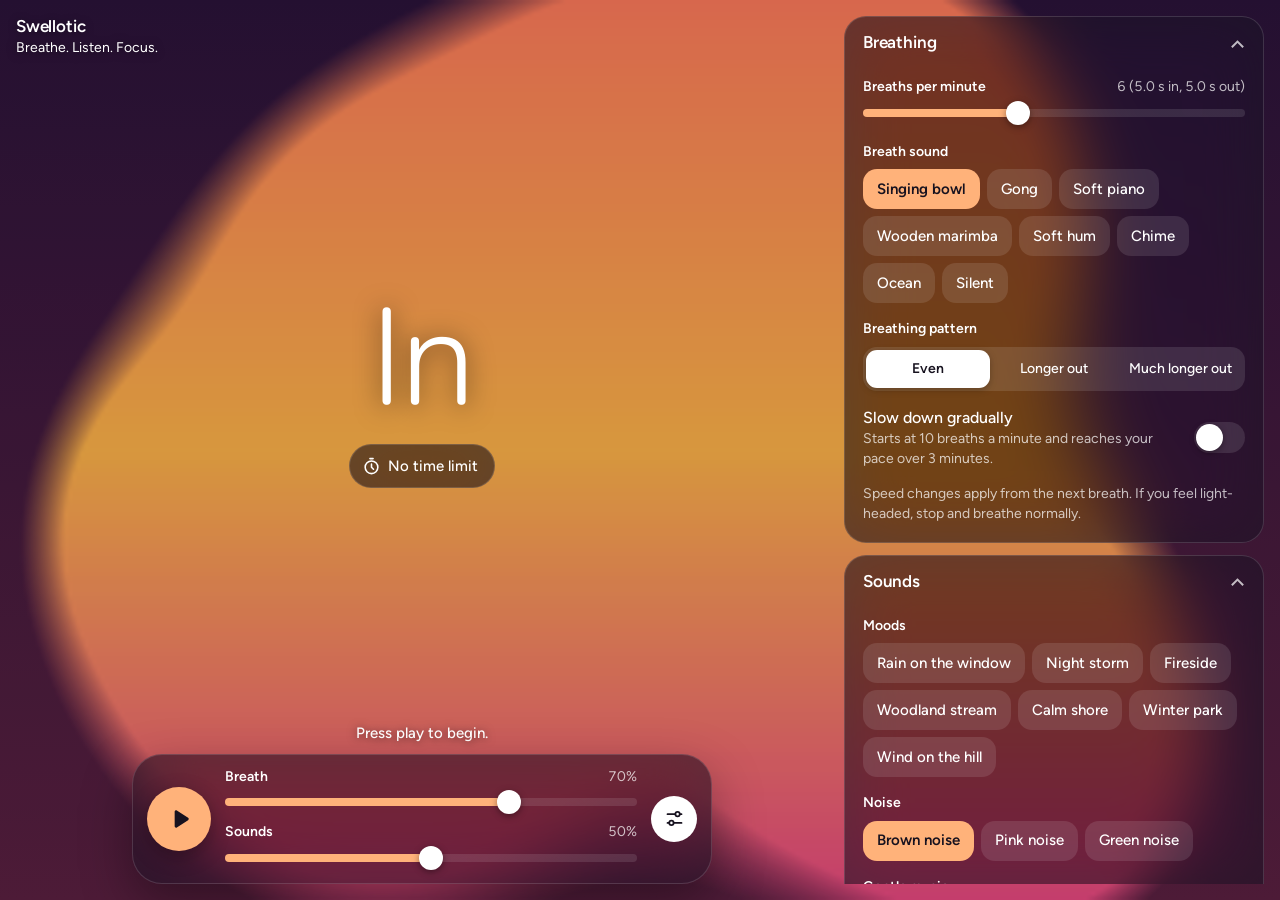
<file: index.html>
<!doctype html>
<html lang="en-GB">
<head>
<meta charset="utf-8">
<meta name="viewport" content="width=device-width, initial-scale=1, viewport-fit=cover">
<title>Swellotic</title>
<meta name="description" content="A breathing guide with music or ambient sound, with separate volumes for each.">
<meta name="theme-color" content="#15111d">
<meta name="mobile-web-app-capable" content="yes">
<meta name="apple-mobile-web-app-capable" content="yes">
<meta name="apple-mobile-web-app-title" content="Swellotic">
<meta name="apple-mobile-web-app-status-bar-style" content="black-translucent">
<!-- Once the iPhone app is on the App Store, add Apple's Smart App Banner here with its app ID from App Store Connect:
     <meta name="apple-itunes-app" content="app-id=0000000000"> -->
<link rel="manifest" href="manifest.webmanifest">
<link rel="icon" href="icons/icon.svg" type="image/svg+xml">
<link rel="icon" href="icons/icon-192.png" type="image/png" sizes="192x192">
<link rel="apple-touch-icon" href="icons/apple-touch-icon.png">
<link rel="stylesheet" href="styles.css">
</head>
<body class="launch">
<div class="splash" id="splash" aria-hidden="true">
  <div class="splash-mark">
    <svg class="splash-art" viewBox="0 0 160 100">
      <defs>
        <linearGradient id="splashSun" x1="0" y1="0" x2="0" y2="1"><stop offset="0" stop-color="#ffc58a"/><stop offset="1" stop-color="#ff7a59"/></linearGradient>
        <radialGradient id="splashGlow"><stop offset="0" stop-color="#ffb27a" stop-opacity=".5"/><stop offset="1" stop-color="#ffb27a" stop-opacity="0"/></radialGradient>
        <clipPath id="splashSea"><path d="M8 59C24 53 40 53 56 59S88 66 104 59 136 52 152 58L160 58V0H0V59Z"/></clipPath>
      </defs>
      <circle class="splash-glow" cx="80" cy="50" r="50" fill="url(#splashGlow)"/>
      <g clip-path="url(#splashSea)"><circle class="splash-sun" cx="80" cy="50" r="24" fill="url(#splashSun)"/></g>
      <path class="splash-wave" d="M8 59C24 53 40 53 56 59S88 66 104 59 136 52 152 58" stroke="#e8487e"/>
      <path class="splash-wave two" d="M20 70C34 65 48 65 62 70S90 76 104 70 128 65 140 69" stroke="#ffb347"/>
    </svg>
    <p class="splash-name"><span style="--i:0">S</span><span style="--i:1">w</span><span style="--i:2">e</span><span style="--i:3">l</span><span style="--i:4">l</span><span style="--i:5">o</span><span style="--i:6">t</span><span style="--i:7">i</span><span style="--i:8">c</span></p>
    <p class="splash-line"><span style="--i:0">Breathe.</span> <span style="--i:1">Listen.</span> <span style="--i:2">Focus.</span></p>
  </div>
</div>
<canvas id="tide" aria-hidden="true"></canvas>
<main class="app" id="app">
  <div class="stage">
    <div class="top"><div class="brand"><h1>Swellotic</h1><p class="tagline">Breathe. Listen. Focus.</p></div></div>
    <div class="phase">
      <span id="word">In</span>
      <button id="sessionBtn" class="session-btn glass" type="button" aria-haspopup="dialog" aria-controls="sessionSheet" aria-expanded="false">
        <svg viewBox="0 0 24 24" aria-hidden="true"><circle cx="12" cy="13" r="8"/><path d="M12 9v4l2.5 2.5M10 2h4"/></svg>
        <span class="sr">Session: </span><span id="sessionSum"></span>
      </button>
    </div>
    <div class="foot">
      <p id="status" role="status">Press play to begin.</p>
      <button id="resume" class="update glass" type="button" hidden>Sound paused. Tap to resume.</button>
      <button id="end" class="update glass" type="button" hidden>End session</button>
      <button id="update" class="update glass" type="button" hidden>A new version is ready. Tap to update.</button>
      <div class="now glass" id="nowPlaying" hidden>
        <p class="now-info"><span id="pieceTitle"></span><small><span id="pieceTime"></span><span id="pieceBy"></span></small></p>
        <button id="prevPiece" class="round" type="button" aria-label="Previous piece">
          <svg viewBox="0 0 24 24" aria-hidden="true"><path d="M6 5v14M18 6.5v11a1 1 0 0 1-1.5.9l-8.6-5.5a1 1 0 0 1 0-1.8l8.6-5.5a1 1 0 0 1 1.5.9z"/></svg>
        </button>
        <button id="nextPiece" class="round" type="button" aria-label="Next piece">
          <svg viewBox="0 0 24 24" aria-hidden="true"><path d="M18 5v14M6 6.5v11a1 1 0 0 0 1.5.9l8.6-5.5a1 1 0 0 0 0-1.8L7.5 5.6A1 1 0 0 0 6 6.5z"/></svg>
        </button>
        <button id="repeatOne" class="round" type="button" aria-pressed="false" aria-label="Repeat this piece">
          <svg viewBox="0 0 24 24" aria-hidden="true"><path d="M17 3l3 3-3 3M4 11V9.5A3.5 3.5 0 0 1 7.5 6H20M7 21l-3-3 3-3M20 13v1.5a3.5 3.5 0 0 1-3.5 3.5H4"/><text x="12" y="14.6" font-size="7.5" font-weight="700" text-anchor="middle" fill="currentColor" stroke="none">1</text></svg>
        </button>
      </div>
      <div class="bar glass">
        <button id="go" type="button" aria-label="Start">
          <svg class="play-icon" viewBox="0 0 24 24" aria-hidden="true"><path d="M8 5.3c0-1 1.1-1.6 2-1.1l10.4 6.7c.8.5.8 1.7 0 2.2L10 19.8c-.9.5-2-.1-2-1.1z"/></svg>
          <svg class="pause-icon" viewBox="0 0 24 24" aria-hidden="true"><rect x="6" y="5" width="4.2" height="14" rx="1.6"/><rect x="13.8" y="5" width="4.2" height="14" rx="1.6"/></svg>
        </button>
        <div class="mix">
          <div class="row"><label for="breathVol">Breath <output id="breathOut" for="breathVol"></output></label>
            <input id="breathVol" type="range" min="0" max="100"></div>
          <div class="row"><label for="musicVol">Sounds <output id="musicOut" for="musicVol"></output></label>
            <input id="musicVol" type="range" min="0" max="100"></div>
        </div>
        <button id="quiet" class="round" type="button" aria-label="Settings" aria-expanded="true" aria-controls="desk">
          <svg viewBox="0 0 24 24" aria-hidden="true"><path d="M4 7h9M18 7h2M4 17h2M11 17h9"/><circle cx="15.5" cy="7" r="2.5"/><circle cx="8.5" cy="17" r="2.5"/></svg>
        </button>
      </div>
    </div>
  </div>

  <div class="desk" id="desk">
    <div class="sheet-head"><h2>Settings</h2><button id="done" class="done-btn" type="button">Done</button></div>
    <div class="desk-body" id="deskBody">
    <details class="panel glass" id="panel-pace">
      <summary><h2>Breathing</h2><span class="sum" id="sum-pace"></span></summary>
      <div class="panel-body">
        <div class="row"><label for="bpm">Breaths per minute <output id="bpmOut" for="bpm"></output></label>
          <input id="bpm" type="range" min="2" max="12" step="0.5"></div>
        <fieldset><legend>Breath sound</legend><div class="chips" id="cue"></div></fieldset>
        <fieldset><legend>Breathing pattern</legend><div class="chips seg" id="ratio"></div></fieldset>
        <label class="check"><span>Slow down gradually<small>Starts at 10 breaths a minute and reaches your pace over 3 minutes.</small></span><input id="ease" type="checkbox"></label>
        <p class="note">Speed changes apply from the next breath. If you feel light-headed, stop and breathe normally.</p>
      </div>
    </details>

    <details class="panel glass" id="panel-music">
      <summary><h2>Sounds</h2><span class="sum" id="sum-music"></span></summary>
      <div class="panel-body">
        <fieldset><legend>Moods</legend><div class="chips" id="track-moods"></div></fieldset>
        <fieldset><legend>Noise</legend><div class="chips" id="track-noise"></div></fieldset>
        <fieldset><legend>Gentle music</legend><div class="chips" id="track-music"></div></fieldset>
        <button class="adjust-row" id="adjustBtn" type="button" aria-haspopup="dialog" aria-controls="adjustSheet" aria-expanded="false">
          <span class="adjust-icon" aria-hidden="true"><svg viewBox="0 0 24 24"><path d="M4 7h10M18 7h2M4 17h4M12 17h8"/><circle cx="16" cy="7" r="2"/><circle cx="10" cy="17" r="2"/></svg></span>
          <span class="adjust-text">Adjust sound<small id="adjustSum">As designed</small></span>
          <svg class="adjust-chev" viewBox="0 0 24 24" aria-hidden="true"><path d="M9 6l6 6-6 6"/></svg>
        </button>
        <div class="piece" id="classical" hidden>
          <p class="note" id="pieceCount"></p>
          <label class="check" id="saveRow"><span>Save all for offline<small id="savedNote"></small></span><input id="saveAll" type="checkbox"></label>
        </div>
        <p class="note" id="trackNote"></p>
        <label class="check" id="roomRow"><span>Put sounds in the room<small>Keeps the breath close and makes the sounds seem further away in your headphones.</small></span><input id="room" type="checkbox"></label>
      </div>
    </details>

    <details class="panel glass" id="panel-look">
        <summary><h2>Visuals</h2><span class="sum" id="sum-look"></span></summary>
        <div class="panel-body">
          <fieldset><legend>Scene</legend><div class="chips" id="visual"></div></fieldset>
          <fieldset><legend>Colours</legend><div class="chips" id="palette"></div></fieldset>
          <label class="check"><span>In and Out</span><input id="words" type="checkbox"></label>
        </div>
      </details>
    <p class="links"><a href="support.html">Help</a><a href="privacy.html">Privacy</a></p>
    </div>
  </div>
</main>

<div class="scrim" id="scrim"></div>
<section class="drawer" id="sessionSheet" tabindex="-1" role="dialog" aria-modal="true" aria-labelledby="sessionTitle">
  <div class="drawer-head"><h2 id="sessionTitle">Session</h2><button id="sessionDone" class="done-btn" type="button">Done</button></div>
  <div class="drawer-body">
    <div class="tabs" role="tablist" aria-label="Session type">
      <button class="tab" id="tab-timer" type="button" role="tab" aria-controls="pane-timer">Timer</button>
      <button class="tab" id="tab-interval" type="button" role="tab" aria-controls="pane-interval">Interval</button>
    </div>
    <div class="pane" id="pane-timer" role="tabpanel" aria-labelledby="tab-timer">
      <p class="note">Breathe until you end the session, or for a set time.</p>
      <fieldset><legend>Stop after</legend><div class="chips" id="limit"></div></fieldset>
      <div class="row" id="customRow" hidden><label for="customMin">Custom length <output id="customOut" for="customMin"></output></label>
        <input id="customMin" type="range" min="5" max="240" step="5"></div>
    </div>
    <div class="pane" id="pane-interval" role="tabpanel" aria-labelledby="tab-interval" hidden>
      <p class="note">Take turns between a swell, for focus, and a rest, for a quiet break. Sound pauses while you rest, and a soft chime marks each change.</p>
      <div class="row"><label for="swellMin">Swell <output id="swellOut" for="swellMin"></output></label>
        <input id="swellMin" type="range" min="5" max="90" step="5"></div>
      <div class="row"><label for="restMin">Rest <output id="restOut" for="restMin"></output></label>
        <input id="restMin" type="range" min="1" max="30" step="1"></div>
      <fieldset><legend>Rounds</legend><div class="chips" id="rounds"></div></fieldset>
      <p class="note" id="intervalNote"></p>
    </div>
  </div>
</section>
<section class="drawer" id="adjustSheet" tabindex="-1" role="dialog" aria-modal="true" aria-labelledby="adjustTitle">
  <div class="drawer-head"><h2 id="adjustTitle">Adjust sound</h2><button id="adjustDone" class="done-btn" type="button">Done</button></div>
  <div class="drawer-body">
    <div class="row"><label for="adjDistance">Distance</label>
      <input id="adjDistance" type="range" min="0" max="100" step="1">
      <div class="ends" aria-hidden="true"><span>Near</span><span>Far</span></div></div>
    <div class="row"><label for="adjTone">Tone</label>
      <input id="adjTone" type="range" min="-100" max="100" step="1">
      <div class="ends" aria-hidden="true"><span>Warm</span><span>Bright</span></div></div>
    <button class="fine-toggle" id="fineBtn" type="button" aria-expanded="false" aria-controls="fine">
      <span>Fine tune<small id="fineSum">Not changed</small></span>
      <svg viewBox="0 0 24 24" aria-hidden="true"><path d="M6 9l6 6 6-6"/></svg>
    </button>
    <div class="fine" id="fine" hidden>
      <div class="layers" id="layers"></div>
      <fieldset><legend>Frequencies</legend>
        <div class="faders" id="faders"></div>
      </fieldset>
    </div>
    <button class="text-btn" id="adjustReset" type="button">Reset to how it was designed</button>
  </div>
</section>
<script src="app.js"></script>
</body>
</html>
</file>
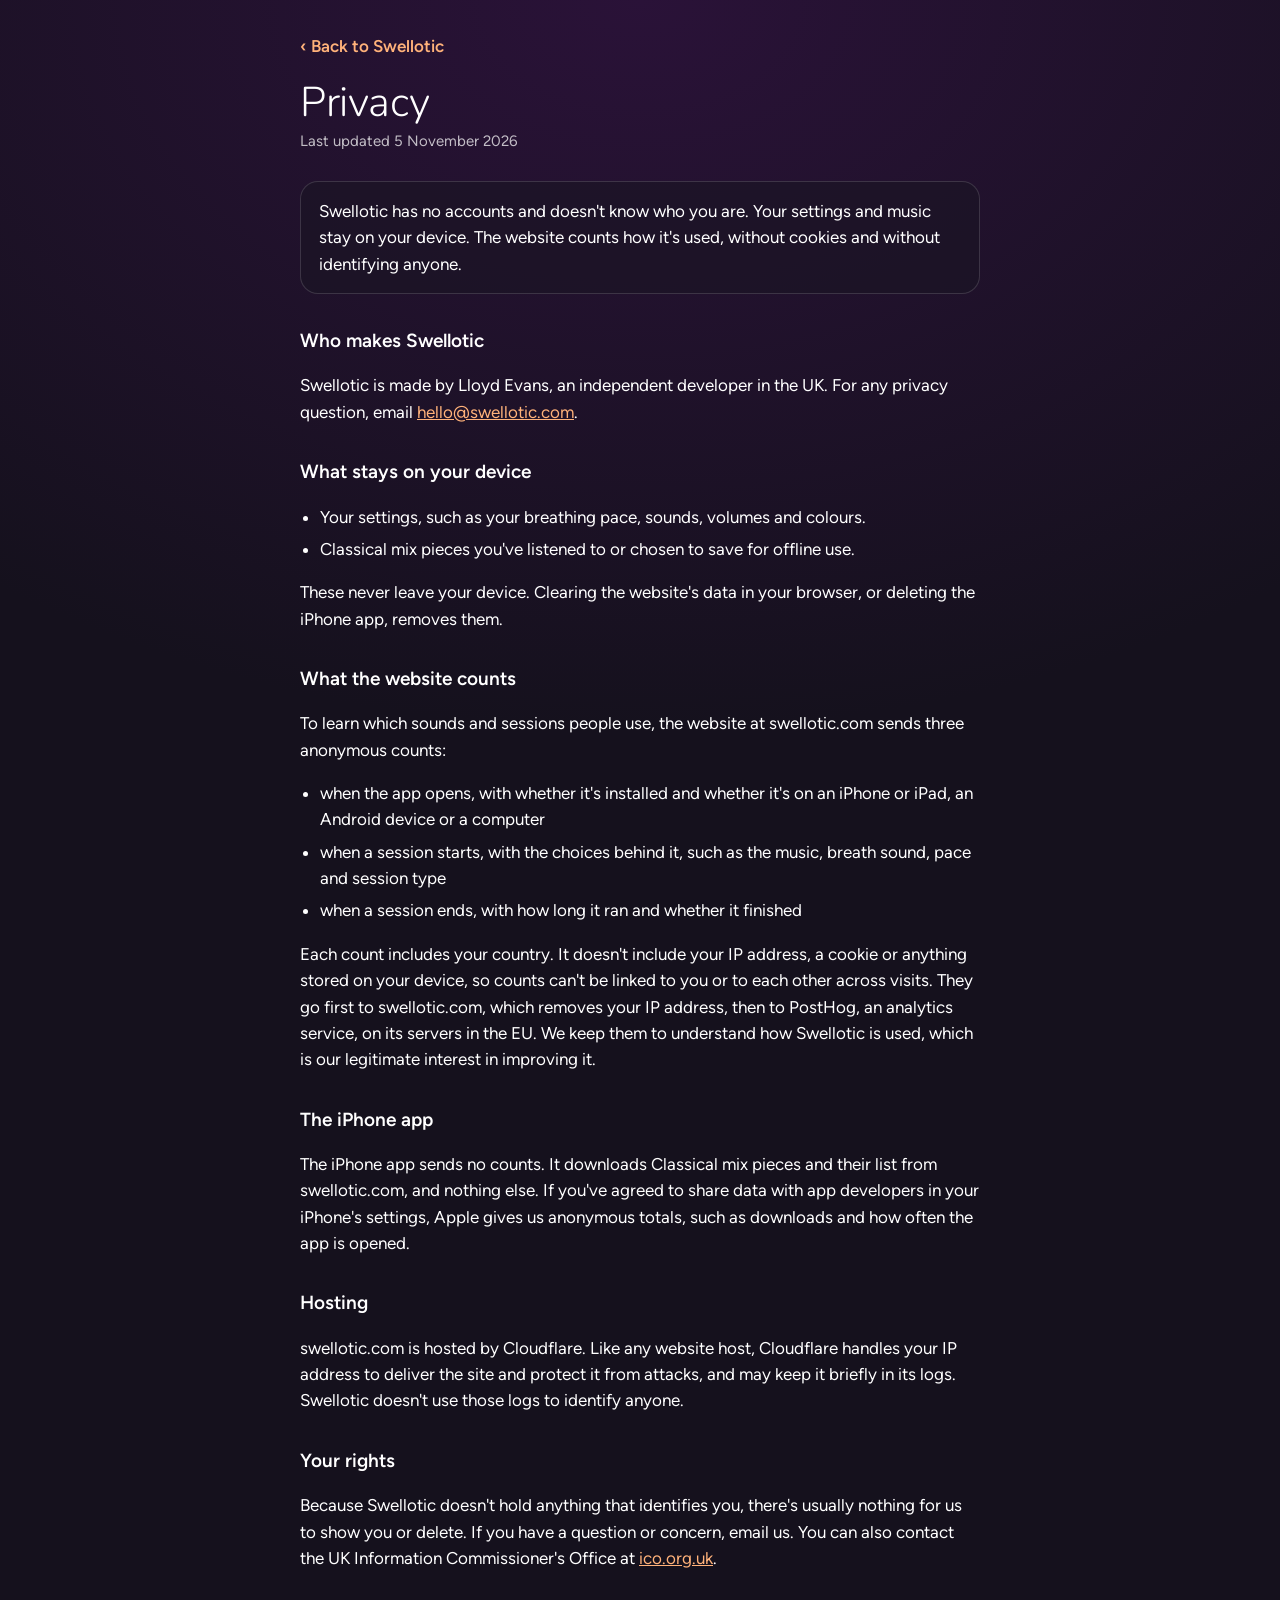
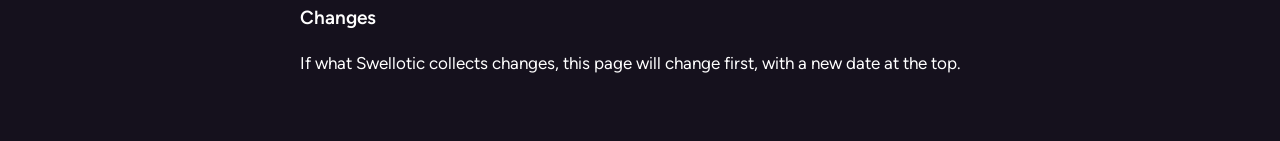
<file: privacy.html>
<!doctype html>
<html lang="en-GB">
<head>
<meta charset="utf-8">
<meta name="viewport" content="width=device-width, initial-scale=1, viewport-fit=cover">
<title>Privacy · Swellotic</title>
<meta name="description" content="What Swellotic keeps on your device and the anonymous counts it shares.">
<meta name="theme-color" content="#15111d">
<link rel="icon" href="icons/icon.svg" type="image/svg+xml">
<link rel="stylesheet" href="pages.css">
</head>
<body>
<main>
  <a class="back" href="./">‹ Back to Swellotic</a>
  <h1>Privacy</h1>
  <p class="updated">Last updated 5 November 2026</p>

  <div class="card"><p>Swellotic has no accounts and doesn't know who you are. Your settings and music stay on your device. The website counts how it's used, without cookies and without identifying anyone.</p></div>

  <h2>Who makes Swellotic</h2>
  <p>Swellotic is made by Lloyd Evans, an independent developer in the UK. For any privacy question, email <a href="mailto:hello@swellotic.com">hello@swellotic.com</a>.</p>

  <h2>What stays on your device</h2>
  <ul>
    <li>Your settings, such as your breathing pace, sounds, volumes and colours.</li>
    <li>Classical mix pieces you've listened to or chosen to save for offline use.</li>
  </ul>
  <p>These never leave your device. Clearing the website's data in your browser, or deleting the iPhone app, removes them.</p>

  <h2>What the website counts</h2>
  <p>To learn which sounds and sessions people use, the website at swellotic.com sends three anonymous counts:</p>
  <ul>
    <li>when the app opens, with whether it's installed and whether it's on an iPhone or iPad, an Android device or a computer</li>
    <li>when a session starts, with the choices behind it, such as the music, breath sound, pace and session type</li>
    <li>when a session ends, with how long it ran and whether it finished</li>
  </ul>
  <p>Each count includes your country. It doesn't include your IP address, a cookie or anything stored on your device, so counts can't be linked to you or to each other across visits. They go first to swellotic.com, which removes your IP address, then to PostHog, an analytics service, on its servers in the EU. We keep them to understand how Swellotic is used, which is our legitimate interest in improving it.</p>

  <h2>The iPhone app</h2>
  <p>The iPhone app sends no counts. It downloads Classical mix pieces and their list from swellotic.com, and nothing else. If you've agreed to share data with app developers in your iPhone's settings, Apple gives us anonymous totals, such as downloads and how often the app is opened.</p>

  <h2>Hosting</h2>
  <p>swellotic.com is hosted by Cloudflare. Like any website host, Cloudflare handles your IP address to deliver the site and protect it from attacks, and may keep it briefly in its logs. Swellotic doesn't use those logs to identify anyone.</p>

  <h2>Your rights</h2>
  <p>Because Swellotic doesn't hold anything that identifies you, there's usually nothing for us to show you or delete. If you have a question or concern, email us. You can also contact the UK Information Commissioner's Office at <a href="https://ico.org.uk">ico.org.uk</a>.</p>

  <h2>Changes</h2>
  <p>If what Swellotic collects changes, this page will change first, with a new date at the top.</p>
</main>
</body>
</html>
</file>
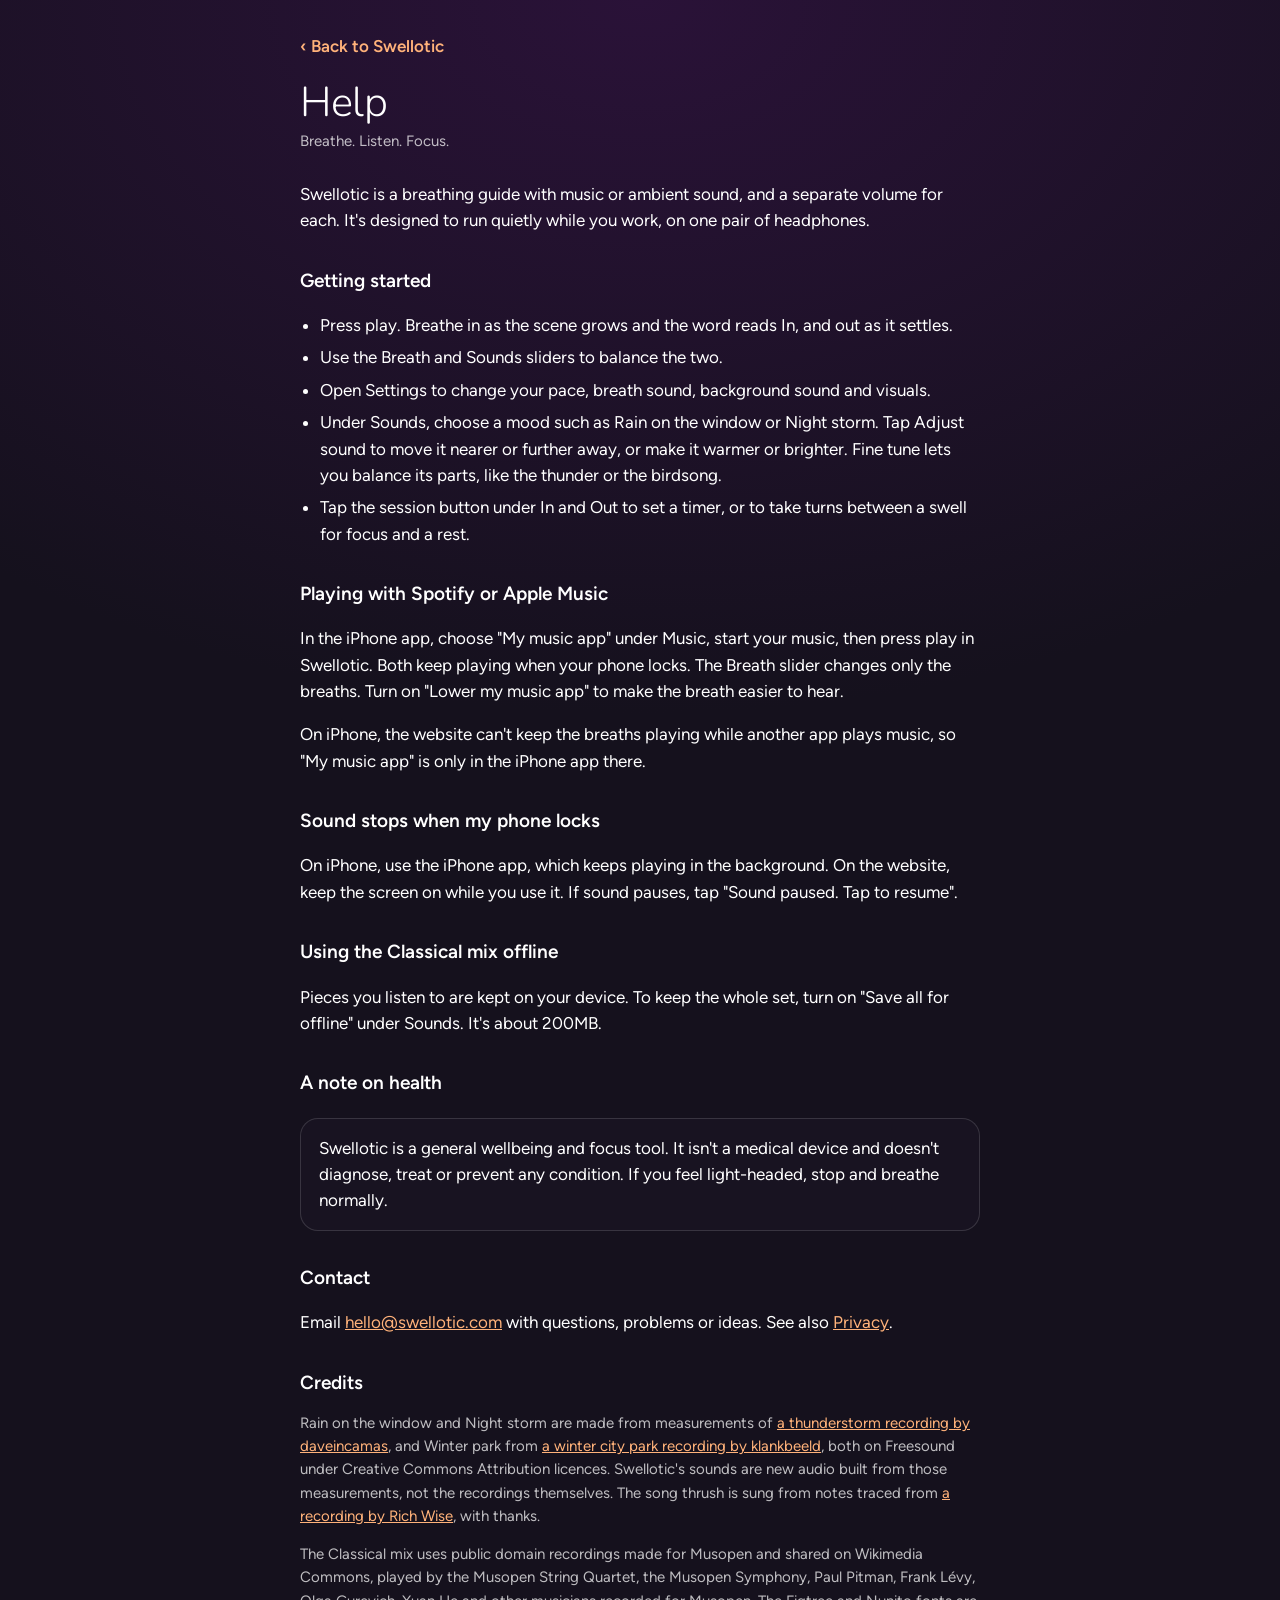
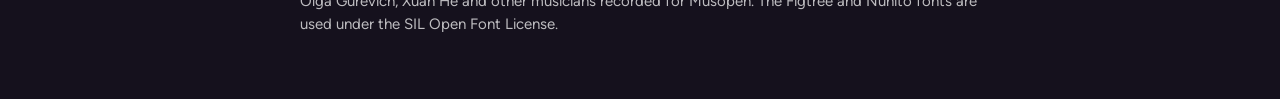
<file: support.html>
<!doctype html>
<html lang="en-GB">
<head>
<meta charset="utf-8">
<meta name="viewport" content="width=device-width, initial-scale=1, viewport-fit=cover">
<title>Help · Swellotic</title>
<meta name="description" content="Help with Swellotic, the breathing guide with music and separate volumes.">
<meta name="theme-color" content="#15111d">
<link rel="icon" href="icons/icon.svg" type="image/svg+xml">
<link rel="stylesheet" href="pages.css">
</head>
<body>
<main>
  <a class="back" href="./">‹ Back to Swellotic</a>
  <h1>Help</h1>
  <p class="updated">Breathe. Listen. Focus.</p>

  <p>Swellotic is a breathing guide with music or ambient sound, and a separate volume for each. It's designed to run quietly while you work, on one pair of headphones.</p>

  <h2>Getting started</h2>
  <ul>
    <li>Press play. Breathe in as the scene grows and the word reads In, and out as it settles.</li>
    <li>Use the Breath and Sounds sliders to balance the two.</li>
    <li>Open Settings to change your pace, breath sound, background sound and visuals.</li>
    <li>Under Sounds, choose a mood such as Rain on the window or Night storm. Tap Adjust sound to move it nearer or further away, or make it warmer or brighter. Fine tune lets you balance its parts, like the thunder or the birdsong.</li>
    <li>Tap the session button under In and Out to set a timer, or to take turns between a swell for focus and a rest.</li>
  </ul>

  <h2>Playing with Spotify or Apple Music</h2>
  <p>In the iPhone app, choose "My music app" under Music, start your music, then press play in Swellotic. Both keep playing when your phone locks. The Breath slider changes only the breaths. Turn on "Lower my music app" to make the breath easier to hear.</p>
  <p>On iPhone, the website can't keep the breaths playing while another app plays music, so "My music app" is only in the iPhone app there.</p>

  <h2>Sound stops when my phone locks</h2>
  <p>On iPhone, use the iPhone app, which keeps playing in the background. On the website, keep the screen on while you use it. If sound pauses, tap "Sound paused. Tap to resume".</p>

  <h2>Using the Classical mix offline</h2>
  <p>Pieces you listen to are kept on your device. To keep the whole set, turn on "Save all for offline" under Sounds. It's about 200MB.</p>

  <h2>A note on health</h2>
  <div class="card"><p>Swellotic is a general wellbeing and focus tool. It isn't a medical device and doesn't diagnose, treat or prevent any condition. If you feel light-headed, stop and breathe normally.</p></div>

  <h2>Contact</h2>
  <p>Email <a href="mailto:hello@swellotic.com">hello@swellotic.com</a> with questions, problems or ideas. See also <a href="privacy.html">Privacy</a>.</p>

  <h2>Credits</h2>
  <p class="soft">Rain on the window and Night storm are made from measurements of <a href="https://freesound.org/s/59028/">a thunderstorm recording by daveincamas</a>, and Winter park from <a href="https://freesound.org/s/818307/">a winter city park recording by klankbeeld</a>, both on Freesound under Creative Commons Attribution licences. Swellotic's sounds are new audio built from those measurements, not the recordings themselves. The song thrush is sung from notes traced from <a href="https://freesound.org/s/795708/">a recording by Rich Wise</a>, with thanks.</p>
  <p class="soft">The Classical mix uses public domain recordings made for Musopen and shared on Wikimedia Commons, played by the Musopen String Quartet, the Musopen Symphony, Paul Pitman, Frank Lévy, Olga Gurevich, Xuan He and other musicians recorded for Musopen. The Figtree and Nunito fonts are used under the SIL Open Font License.</p>
</main>
</body>
</html>
</file>
<file: styles.css>
/* Fonts are bundled so the app works offline and visitors' details aren't sent to a font service. Licences are in fonts/. */
@font-face { font-family: "Figtree"; font-style: normal; font-weight: 400; font-display: swap; src: url("fonts/figtree-latin-400-normal.woff2") format("woff2"); }
@font-face { font-family: "Figtree"; font-style: normal; font-weight: 500; font-display: swap; src: url("fonts/figtree-latin-500-normal.woff2") format("woff2"); }
@font-face { font-family: "Figtree"; font-style: normal; font-weight: 600; font-display: swap; src: url("fonts/figtree-latin-600-normal.woff2") format("woff2"); }
@font-face { font-family: "Nunito"; font-style: normal; font-weight: 300; font-display: swap; src: url("fonts/nunito-latin-300-normal.woff2") format("woff2"); }

/* Page basics: safe-area padding keeps content clear of the iPhone notch and home bar. */
/* The status bar and home indicator space is padding inside the body, so the body reaches the screen's edges and nothing,
   such as the player bar's shadow, is cut off in a hard line above the home indicator. */
body { margin: 0; }
img { max-width: 100%; }
[hidden] { display: none !important; }

/* Layout: the breathing scene fills the window; frosted glass controls float over it, with a player bar always in reach. */
:root {
  color-scheme: dark;
  --ink: #ffffff; --soft: rgba(255, 255, 255, .72); --hair: rgba(255, 255, 255, .14);
  --well: rgba(255, 255, 255, .11); --glass: rgba(26, 21, 36, .62); --sheet: rgba(26, 21, 36, .8);
  --on-tint: #17121f; --tint: #ffb27a; --night: #15111d;
  --body: -apple-system, BlinkMacSystemFont, "SF Pro Text", "Figtree", "Segoe UI", system-ui, sans-serif;
  --round: ui-rounded, "SF Pro Rounded", "Nunito", -apple-system, system-ui, sans-serif;
}
*, *::before, *::after { box-sizing: border-box; }
/* The app fills the visible screen. --app-height and --short come from fitScreen in app.js, because iPhone CSS heights can
   include space under Safari's toolbar, or come up one status bar short in the installed app.
   Sheets fixed to the bottom already reach the real bottom there, so they use bottom: 0. Moving them down by --short hid
   their last 62 points off the screen (Lloyd's iPhone, 6 November 2026). The scrim and launch screen still extend by it,
   which is harmless. */
html { height: 100%; height: 100dvh; height: var(--app-height, 100dvh); overflow: hidden; }
body { height: 100%; overflow: hidden; }
body {
  background: var(--night); color: var(--ink); font: 400 16px/1.4 var(--body);
  -webkit-font-smoothing: antialiased; -webkit-tap-highlight-color: transparent;
  padding-left: max(16px, env(safe-area-inset-left, 0px));
  padding-right: max(16px, env(safe-area-inset-right, 0px));
  padding-top: calc(16px + env(safe-area-inset-top, 0px));
  padding-bottom: calc(16px + env(safe-area-inset-bottom, 0px));
}
#tide { position: fixed; top: 0; left: 0; width: 100%; height: 100%; height: 100lvh; height: max(var(--app-height, 100lvh), 100lvh); }
.glass {
  background: var(--glass); border: 1px solid var(--hair);
  -webkit-backdrop-filter: blur(30px) saturate(170%); backdrop-filter: blur(30px) saturate(170%);
}
@supports not ((backdrop-filter: blur(1px)) or (-webkit-backdrop-filter: blur(1px))) { .glass { background: var(--sheet); } }
.app {
  position: relative; height: 100%; display: grid; gap: 16px;
  grid-template-columns: minmax(0, 1fr) minmax(0, 420px);
}
.app.quiet { grid-template-columns: minmax(0, 1fr); }
.app.quiet .desk { display: none; }
.stage { min-width: 0; min-height: 0; display: grid; grid-template-rows: auto minmax(0, 1fr) auto; gap: 12px; }
.top { display: flex; justify-content: space-between; align-items: center; gap: 12px; }
h1 { margin: 0; font: 600 1.0625rem/1.2 var(--body); letter-spacing: -.01em; text-shadow: 0 1px 10px rgba(0, 0, 0, .45); }
.tagline { margin: 2px 0 0; font-size: .875rem; color: var(--ink); text-shadow: 0 1px 10px rgba(0, 0, 0, .6); }
.phase { display: flex; flex-direction: column; gap: 10px; align-items: center; justify-content: center; text-align: center; min-height: 0; }
#word {
  font: 300 clamp(4.5rem, 14vw, 8.5rem)/1 var(--round); letter-spacing: -.02em;
  text-shadow: 0 2px 26px rgba(0, 0, 0, .55);
}
.foot { display: grid; gap: 10px; justify-items: center; }
#status { margin: 0; font-size: .9375rem; font-weight: 500; text-align: center; text-shadow: 0 1px 10px rgba(0, 0, 0, .6); }
#status:empty { display: none; }
.done-btn { background: transparent; color: var(--tint); font-weight: 600; min-height: 44px; padding: 0 6px; }

/* Session button under the breathing word, and the drawer it opens. */
.session-btn {
  display: inline-flex; align-items: center; gap: 7px; min-height: 44px; padding: 6px 16px 6px 12px; margin-top: 6px;
  border-radius: 999px; font-size: .9375rem; font-weight: 500; font-variant-numeric: tabular-nums;
}
.session-btn svg { width: 19px; height: 19px; flex: none; fill: none; stroke: currentColor; stroke-width: 2; stroke-linecap: round; }
.scrim { position: fixed; inset: 0; bottom: calc(-1 * var(--short, 0px)); z-index: 11; background: rgba(8, 6, 14, .45); opacity: 0; visibility: hidden; transition: opacity .3s ease, visibility .3s; }
.scrim.open { opacity: 1; visibility: visible; }
.drawer {
  position: fixed; z-index: 12; left: 0; right: 0; bottom: 0; max-width: 520px; max-height: 88%; margin-inline: auto;
  display: flex; flex-direction: column; overflow: hidden; border-radius: 28px 28px 0 0;
  background: var(--sheet); border: 1px solid var(--hair); border-bottom: 0; box-shadow: 0 -16px 50px rgba(0, 0, 0, .4);
  -webkit-backdrop-filter: blur(34px) saturate(170%); backdrop-filter: blur(34px) saturate(170%);
  transform: translateY(105%); visibility: hidden; transition: transform .32s cubic-bezier(.2, .9, .3, 1), visibility .32s;
}
.drawer.open { transform: none; visibility: visible; }
.drawer:focus { outline: none; }
.drawer-head {
  display: flex; flex: none; justify-content: space-between; align-items: center; background: #1d1827;
  padding: 10px max(20px, env(safe-area-inset-right, 0px)) 6px max(20px, env(safe-area-inset-left, 0px));
}
.drawer-head h2 { font-size: 1.25rem; }
.drawer-body {
  display: grid; gap: 18px; overflow-y: auto; overscroll-behavior: contain;
  padding: 14px max(20px, env(safe-area-inset-right, 0px)) calc(24px + env(safe-area-inset-bottom, 0px)) max(20px, env(safe-area-inset-left, 0px));
}
.pane { display: grid; gap: 16px; }
/* Timer and Interval tabs, styled like the breathing pattern switch. */
.tabs { display: grid; grid-template-columns: 1fr 1fr; gap: 2px; padding: 3px; border-radius: 14px; background: var(--well); }
.tab { min-height: 44px; border-radius: 11px; background: transparent; font-size: .9375rem; font-weight: 600; color: var(--soft); }
.tab[aria-selected="true"] { background: #fff; color: var(--on-tint); box-shadow: 0 2px 7px rgba(0, 0, 0, .25); }
.update { min-height: 44px; padding: 8px 18px; border-radius: 999px; font-size: .9375rem; font-weight: 500; }
.bar {
  width: 100%; max-width: 580px; border-radius: 30px; padding: 12px 14px;
  display: grid; grid-template-columns: auto minmax(0, 1fr) auto; gap: 14px; align-items: center;
  box-shadow: 0 18px 50px rgba(0, 0, 0, .35);
}
.mix { display: grid; gap: 7px; min-width: 0; }
button { font: inherit; color: inherit; border: 0; cursor: pointer; }
#go {
  width: 64px; height: 64px; border-radius: 50%; background: var(--tint); color: var(--on-tint);
  display: grid; place-items: center; box-shadow: 0 6px 20px rgba(0, 0, 0, .3); transition: transform .16s ease;
}
#go:active { transform: scale(.93); }
#go svg { width: 26px; height: 26px; fill: currentColor; }
#go .pause-icon { display: none; }
#go.playing .play-icon { display: none; }
#go.playing .pause-icon { display: block; }
.round {
  width: 46px; height: 46px; border-radius: 50%; background: var(--well); display: grid; place-items: center;
}
.round svg { width: 21px; height: 21px; stroke: currentColor; fill: none; stroke-width: 2; stroke-linecap: round; }
.round[aria-expanded="true"] { background: var(--ink); color: var(--on-tint); }
.row { display: grid; gap: 3px; min-width: 0; }
.row label { display: flex; flex-wrap: wrap; justify-content: space-between; gap: 2px 10px; font-size: .875rem; font-weight: 600; }
output { font-weight: 400; color: var(--soft); white-space: nowrap; font-variant-numeric: tabular-nums; }
input[type=range] {
  -webkit-appearance: none; appearance: none; width: 100%; height: 26px; margin: 0; background: transparent; cursor: pointer; --v: 50%;
}
input[type=range]::-webkit-slider-runnable-track {
  height: 8px; border-radius: 8px; background: linear-gradient(to right, var(--tint) var(--v), var(--well) var(--v));
}
input[type=range]::-moz-range-track { height: 8px; border-radius: 8px; background: var(--well); }
input[type=range]::-moz-range-progress { height: 8px; border-radius: 8px; background: var(--tint); }
input[type=range]::-webkit-slider-thumb {
  -webkit-appearance: none; width: 24px; height: 24px; margin-top: -8px; border-radius: 50%;
  background: #fff; box-shadow: 0 2px 7px rgba(0, 0, 0, .4);
}
input[type=range]::-moz-range-thumb { width: 24px; height: 24px; border: 0; border-radius: 50%; background: #fff; box-shadow: 0 2px 7px rgba(0, 0, 0, .4); }
input[type=range]:disabled { opacity: .45; }
.desk { display: flex; flex-direction: column; min-width: 0; min-height: 0; }
/* Only the panels scroll, so the settings header can never move. */
.desk-body { flex: 1; display: flex; flex-direction: column; gap: 12px; min-height: 0; overflow-y: auto; scrollbar-width: none; overscroll-behavior: contain; }
.desk-body::-webkit-scrollbar { display: none; }
.sheet-head { display: none; }
.panel { border-radius: 22px; min-width: 0; flex: none; }
.panel summary {
  list-style: none; cursor: pointer; display: grid; grid-template-columns: minmax(0, 1fr) auto;
  column-gap: 10px; align-items: center; min-height: 58px; padding: 11px 18px; border-radius: 22px;
}
.panel summary::-webkit-details-marker { display: none; }
.panel summary::after {
  content: ""; grid-column: 2; grid-row: 1 / span 2; width: 9px; height: 9px; margin-right: 3px;
  border-right: 2px solid var(--soft); border-bottom: 2px solid var(--soft); transform: rotate(45deg); transition: transform .2s ease;
}
.panel[open] summary::after { transform: rotate(-135deg); }
h2 { margin: 0; font-size: 1.0625rem; font-weight: 600; letter-spacing: -.01em; }
.sum { grid-column: 1; color: var(--soft); font-size: .9375rem; overflow-wrap: anywhere; }
.panel[open] .sum { display: none; }
.panel-body { display: grid; gap: 16px; padding: 2px 18px 18px; min-width: 0; }
fieldset { border: 0; padding: 0; margin: 0; min-width: 0; display: grid; gap: 8px; }
legend { padding: 0; margin-bottom: 8px; font-size: .875rem; font-weight: 600; }
.chips { display: flex; flex-wrap: wrap; gap: 7px; }
.chips label { position: relative; cursor: pointer; min-width: 0; }
.chips input { position: absolute; opacity: 0; inset: 0; margin: 0; cursor: pointer; }
.chips span {
  display: flex; align-items: center; justify-content: center; min-height: 40px; padding: 6px 14px; border-radius: 14px;
  background: var(--well); font-size: .9375rem; font-weight: 500; text-align: center; transition: background .16s ease, color .16s ease;
}
.chips input:checked + span { background: var(--tint); color: var(--on-tint); font-weight: 600; }
.chips.seg { display: grid; grid-auto-flow: column; grid-auto-columns: minmax(0, 1fr); gap: 2px; padding: 3px; border-radius: 14px; background: var(--well); }
.chips.seg label { display: flex; }
/* Every option fills the switch's full height, so the chosen one stays the same size when another option's label wraps. */
.chips.seg span { flex: 1; background: transparent; min-height: 38px; padding: 5px 6px; border-radius: 11px; font-size: .875rem; }
.chips.seg input:checked + span { background: #fff; box-shadow: 0 2px 7px rgba(0, 0, 0, .25); }
.check { display: flex; gap: 12px; align-items: center; justify-content: space-between; cursor: pointer; font-weight: 500; }
.check small { display: block; color: var(--soft); font-size: .875rem; font-weight: 400; }
.check input {
  -webkit-appearance: none; appearance: none; flex: none; position: relative; margin: 0; width: 51px; height: 31px;
  border-radius: 31px; background: var(--well); cursor: pointer; transition: background .2s ease;
}
.check input::after {
  content: ""; position: absolute; top: 2px; left: 2px; width: 27px; height: 27px; border-radius: 50%;
  background: #fff; box-shadow: 0 2px 6px rgba(0, 0, 0, .35); transition: transform .2s ease;
}
.check input:checked { background: var(--tint); }
.check input:checked::after { transform: translateX(20px); }
.check input:disabled { opacity: .45; }
.note { margin: 0; color: var(--soft); font-size: .875rem; }
.links { margin: 0; display: flex; justify-content: center; gap: 8px; flex: none; }
.links a { display: inline-flex; align-items: center; min-height: 44px; padding: 0 12px; color: var(--soft); font-size: .875rem; font-weight: 500; text-decoration: none; }
.links a:hover, .links a:focus-visible { color: var(--ink); text-decoration: underline; }
/* Classical mix on the main screen: what's playing, with previous, next and repeat-one controls. */
.now {
  width: 100%; max-width: 580px; border-radius: 22px; padding: 6px 8px 6px 16px;
  display: grid; grid-template-columns: minmax(0, 1fr) auto auto auto; gap: 4px; align-items: center;
}
.now-info { margin: 0; display: grid; min-width: 0; font-size: .9375rem; font-weight: 600; }
.now-info > span, .now-info small { overflow: hidden; white-space: nowrap; text-overflow: ellipsis; }
.now-info small { color: var(--soft); font-size: .8125rem; font-weight: 400; font-variant-numeric: tabular-nums; }
#pieceTime:not(:empty) + span::before { content: " · "; }
.now .round { width: 44px; height: 44px; background: transparent; }
.piece { display: grid; gap: 10px; padding: 12px 14px; border-radius: 16px; background: var(--well); }
.round[aria-pressed="true"] { background: var(--tint); color: var(--on-tint); }
.sr { position: absolute; width: 1px; height: 1px; overflow: hidden; clip-path: inset(50%); }
:focus-visible, .chips input:focus-visible + span, .file:focus-within { outline: 2px solid var(--ink); outline-offset: 2px; }
@media (max-width: 899px) {
  .app, .app.quiet { grid-template-columns: minmax(0, 1fr); }
  .desk, .app.quiet .desk {
    display: flex; position: fixed; z-index: 5; left: 0; right: 0; bottom: 0; max-width: 620px; margin-inline: auto; max-height: 84%;
    overflow: hidden; border-radius: 28px 28px 0 0; background: var(--sheet); border: 1px solid var(--hair); border-bottom: 0;
    -webkit-backdrop-filter: blur(34px) saturate(170%); backdrop-filter: blur(34px) saturate(170%);
    box-shadow: 0 -16px 50px rgba(0, 0, 0, .4); transition: transform .32s cubic-bezier(.2, .9, .3, 1), visibility .32s;
  }
  .app.quiet .desk { transform: translateY(105%); visibility: hidden; }
  .sheet-head {
    display: flex; flex: none; justify-content: space-between; align-items: center; background: #1d1827;
    padding: 10px max(20px, env(safe-area-inset-right, 0px)) 6px max(20px, env(safe-area-inset-left, 0px));
  }
  .desk-body { padding: 10px max(14px, env(safe-area-inset-right, 0px)) calc(18px + env(safe-area-inset-bottom, 0px)) max(14px, env(safe-area-inset-left, 0px)); }
  .sheet-head h2 { font-size: 1.25rem; }
}
@media (max-height: 640px) { #go { width: 54px; height: 54px; } #word { font-size: 4rem; } }
@media (prefers-reduced-motion: reduce) { * { transition: none !important; } }

/* Launch screen: the sun rises behind the swell like a breath in, the name settles, then the tagline arrives one word at a time.
   It fades away by itself after about two and a half seconds, and a tap or key press skips it. */
.splash {
  position: fixed; inset: 0; bottom: calc(-1 * var(--short, 0px)); z-index: 20; display: grid; place-items: center; padding: 24px;
  background: radial-gradient(120% 80% at 50% 40%, #2a1238 0%, var(--night) 70%);
  animation: splash-out .5s cubic-bezier(.4, 0, .2, 1) 2.1s forwards;
}
.splash.skip { animation: splash-out .3s ease forwards; }
.splash-mark { display: grid; justify-items: center; text-align: center; animation: splash-drift .5s cubic-bezier(.4, 0, .2, 1) 2.1s forwards; }
.splash.skip .splash-mark { animation: splash-drift .3s ease forwards; }
.splash-art { width: min(52vw, 200px); height: auto; overflow: visible; margin-bottom: 6px; }
.splash-art * { transform-box: fill-box; transform-origin: center; }
.splash-glow { opacity: 0; animation: splash-glow 1.6s cubic-bezier(.2, .8, .2, 1) .1s forwards; }
.splash-sun { transform: translateY(70%); animation: splash-rise 1.2s cubic-bezier(.22, .9, .25, 1) .15s forwards; }
.splash-wave { fill: none; stroke-width: 3.2; stroke-linecap: round; stroke-dasharray: 160; stroke-dashoffset: 160; animation: splash-draw 1s cubic-bezier(.45, 0, .2, 1) .2s forwards; }
.splash-wave.two { stroke-width: 2.6; opacity: .85; animation-delay: .38s; }
.splash-name { margin: 0; font: 300 clamp(2.75rem, 13vw, 4.25rem)/1.05 var(--round); letter-spacing: -.015em; }
.splash-name span {
  display: inline-block; opacity: 0; transform: translateY(.3em); filter: blur(6px);
  animation: splash-letter .8s cubic-bezier(.2, .8, .2, 1) calc(.5s + var(--i) * 45ms) forwards;
}
/* The breathing word waits until the launch screen has gone, so the two don't overlap. */
.phase { transition: opacity .6s ease; }
.launch .phase { opacity: 0; }
/* The negative margin cancels the letter spacing after the last word, so the line stays centred. */
.splash-line { margin: 14px -.26em 0 0; font-size: .8125rem; font-weight: 500; letter-spacing: .26em; text-transform: uppercase; color: #ffb27a; }
.splash-line span { display: inline-block; opacity: 0; transform: translateY(6px); animation: splash-word .6s ease calc(1.05s + var(--i) * .2s) forwards; }
@keyframes splash-glow { from { opacity: 0; transform: scale(.4); } to { opacity: 1; transform: scale(1); } }
@keyframes splash-rise { to { transform: none; } }
@keyframes splash-draw { to { stroke-dashoffset: 0; } }
@keyframes splash-letter { to { opacity: 1; transform: none; filter: none; } }
@keyframes splash-word { to { opacity: 1; transform: none; } }
@keyframes splash-drift { to { transform: scale(1.04); filter: blur(4px); } }
@keyframes splash-out { to { opacity: 0; visibility: hidden; pointer-events: none; } }
@media (prefers-reduced-motion: reduce) {
  .splash-mark, .splash-mark *, .splash.skip .splash-mark { animation: none !important; opacity: 1 !important; transform: none !important; filter: none !important; stroke-dashoffset: 0 !important; }
  .splash-wave.two { opacity: .85 !important; }
}

/* Adjust sound: the row under the sound choices, and the sheet it opens. */
.adjust-row { display: flex; align-items: center; gap: 12px; width: 100%; min-height: 56px; padding: 10px 12px; border-radius: 16px; text-align: left;
  background: rgba(255, 255, 255, .07); border: 1px solid var(--hair); color: var(--ink); }
.adjust-row[hidden] { display: none; }
.adjust-icon { width: 36px; height: 36px; flex: none; border-radius: 50%; display: grid; place-items: center; background: color-mix(in srgb, var(--tint) 18%, transparent); }
.adjust-icon svg, .adjust-chev, .fine-toggle svg { width: 18px; height: 18px; fill: none; stroke: currentColor; stroke-width: 2; stroke-linecap: round; }
.adjust-icon svg { stroke: var(--tint); }
.adjust-chev { flex: none; color: var(--soft); }
.adjust-text { flex: 1; min-width: 0; display: grid; font-weight: 600; }
.adjust-text small, .fine-toggle small { display: block; color: var(--soft); font-size: .875rem; font-weight: 400; }
.ends { display: flex; justify-content: space-between; color: var(--soft); font-size: .8125rem; }
.fine-toggle { display: flex; align-items: center; justify-content: space-between; gap: 12px; min-height: 52px; padding-top: 12px; border-top: 1px solid var(--hair);
  background: transparent; color: var(--ink); text-align: left; font-weight: 600; }
.fine-toggle svg { color: var(--soft); transition: transform .2s ease; }
.fine-toggle[aria-expanded="true"] svg { transform: rotate(180deg); }
.fine { display: grid; gap: 18px; }
.fine[hidden] { display: none; }
.layers { display: grid; gap: 12px; }
.layers:empty { display: none; }
.faders { display: grid; gap: 12px; }
.faders input[type=range]::-webkit-slider-runnable-track { background: linear-gradient(to right, var(--well) var(--lo), var(--tint) var(--lo), var(--tint) var(--hi), var(--well) var(--hi)); }
.faders input[type=range]::-moz-range-progress { background: transparent; }
.group-label { margin: 0; font-size: .875rem; font-weight: 600; }
.text-btn { justify-self: center; min-height: 44px; padding: 0 12px; background: transparent; color: var(--tint); font-weight: 600; }
</file>
<file: pages.css>
/* Shared look for Swellotic's information pages: the app's single dark style, bundled fonts, readable on phones first. */
@font-face { font-family: "Figtree"; font-style: normal; font-weight: 400; font-display: swap; src: url("fonts/figtree-latin-400-normal.woff2") format("woff2"); }
@font-face { font-family: "Figtree"; font-style: normal; font-weight: 600; font-display: swap; src: url("fonts/figtree-latin-600-normal.woff2") format("woff2"); }
@font-face { font-family: "Nunito"; font-style: normal; font-weight: 300; font-display: swap; src: url("fonts/nunito-latin-300-normal.woff2") format("woff2"); }
:root {
  color-scheme: dark;
  --ink: #ffffff; --soft: rgba(255, 255, 255, .72); --hair: rgba(255, 255, 255, .14); --tint: #ffb27a; --night: #15111d;
}
*, *::before, *::after { box-sizing: border-box; }
body {
  margin: 0; min-height: 100vh; color: var(--ink); font: 400 17px/1.55 -apple-system, BlinkMacSystemFont, "Figtree", "Segoe UI", system-ui, sans-serif;
  background: radial-gradient(120% 60% at 50% 0%, #2a1238 0%, var(--night) 70%) no-repeat, var(--night);
  -webkit-font-smoothing: antialiased;
  padding: max(24px, env(safe-area-inset-top)) max(16px, env(safe-area-inset-right)) 48px max(16px, env(safe-area-inset-left));
}
main { max-width: 680px; margin: 0 auto; }
.back { display: inline-flex; align-items: center; min-height: 44px; color: var(--tint); font-weight: 600; text-decoration: none; }
h1 { margin: 12px 0 4px; font: 300 2.6rem/1.1 ui-rounded, "SF Pro Rounded", "Nunito", system-ui, sans-serif; letter-spacing: -.01em; }
.updated { margin: 0 0 28px; color: var(--soft); font-size: .9375rem; }
h2 { margin: 32px 0 8px; font-size: 1.1875rem; font-weight: 600; }
p, li { color: var(--ink); }
ul { padding-left: 1.2em; }
li { margin: 6px 0; }
a { color: var(--tint); }
.card { margin: 20px 0; padding: 16px 18px; border: 1px solid var(--hair); border-radius: 18px; background: rgba(26, 21, 36, .62); }
.card p { margin: 0; }
.soft { color: var(--soft); font-size: .9375rem; }
</file>
